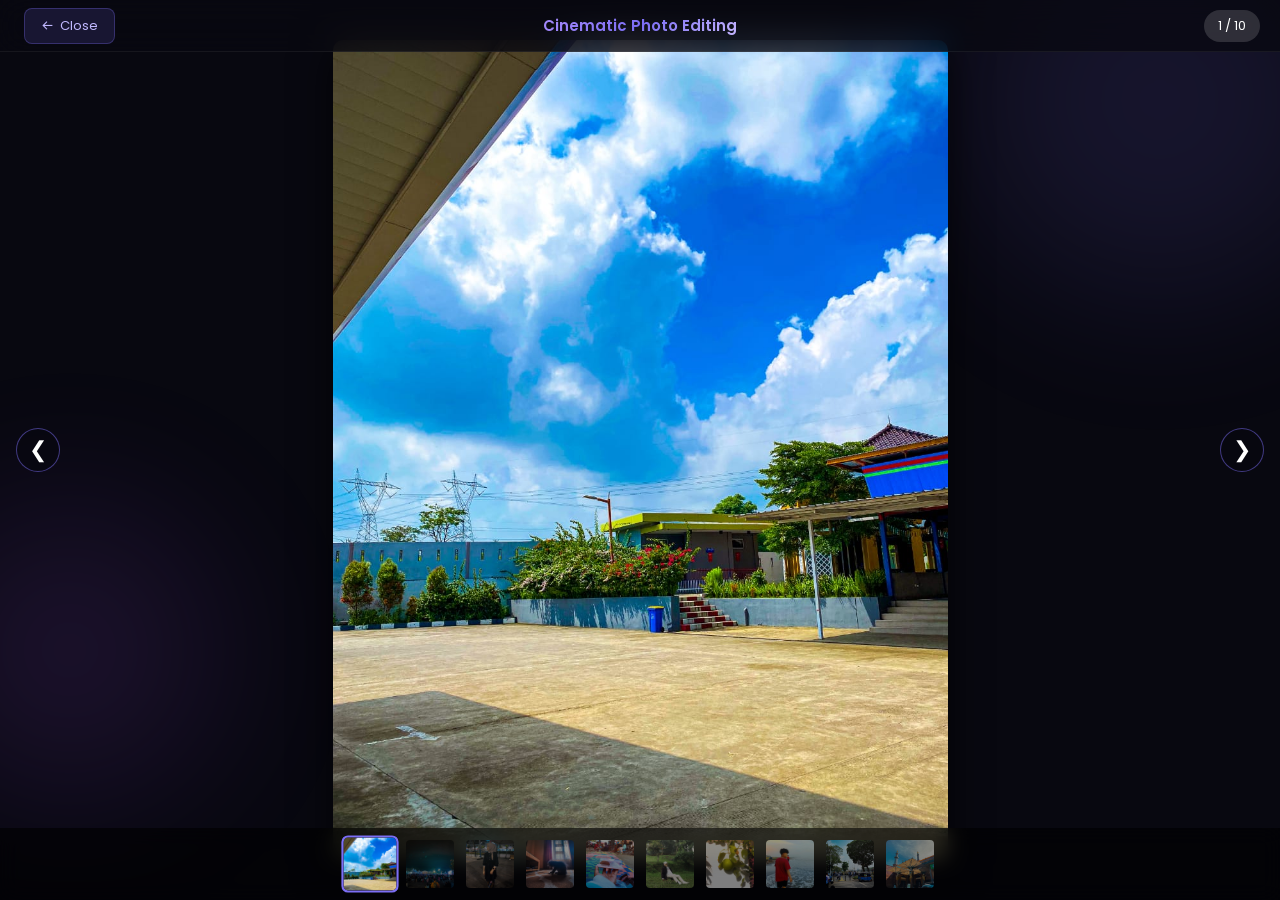
<file: preview-editing-foto.html>
<!DOCTYPE html>
<html lang="id">
<head>
    <meta charset="UTF-8">
    <meta name="viewport" content="width=device-width, initial-scale=1.0">
    <title>Cinematic Photo Editing Preview</title>
    <link href="https://fonts.googleapis.com/css2?family=Poppins:wght@400;600&display=swap" rel="stylesheet">
    <link href="https://unpkg.com/boxicons@2.1.4/css/boxicons.min.css" rel="stylesheet">
    <style>
        * { box-sizing: border-box; margin: 0; padding: 0; }
        body {
            background: #080810;
            color: #fff;
            font-family: 'Poppins', sans-serif;
            display: flex;
            flex-direction: column;
            align-items: center;
            justify-content: center;
            min-height: 100vh;
            overflow: hidden;
        }
        .top-bar {
            position: fixed;
            top: 0;
            left: 0;
            right: 0;
            display: flex;
            align-items: center;
            justify-content: center;
            padding: 14px 24px;
            background: rgba(8, 8, 16, 0.75);
            backdrop-filter: blur(16px);
            border-bottom: 1px solid rgba(255,255,255,0.06);
            z-index: 100;
        }
        .top-bar .title {
            font-size: 15px; font-weight: 600;
            background: linear-gradient(135deg, #a78bfa, #7c6ef5, #c4b5fd);
            -webkit-background-clip: text; background-clip: text; -webkit-text-fill-color: transparent;
        }
        .close-btn {
            position: absolute; left: 24px; color: #c0b8ff; text-decoration: none;
            background: rgba(124,110,245,0.15); padding: 7px 16px; border-radius: 8px;
            font-size: 13px; border: 1px solid rgba(124,110,245,0.3);
            transition: all 0.3s; display: flex; align-items: center; gap: 6px;
        }
        .close-btn:hover { background: rgba(124,110,245,0.35); border-color: rgba(124,110,245,0.7); }
        .indicator-top {
            position: absolute;
            right: 20px;
            font-size: 13px;
            background: rgba(255,255,255,0.15);
            padding: 6px 14px;
            border-radius: 20px;
        }

        .slider-wrapper {
            position: relative;
            display: flex;
            align-items: center;
            justify-content: center;
            width: 100%;
            height: 100vh;
            padding: 60px 80px;
        }
        .slide {
            display: none;
            max-width: 100%;
            max-height: calc(100vh - 80px);
            border-radius: 10px;
            box-shadow: 0 8px 40px rgba(0,0,0,0.7);
            animation: fadeIn 0.4s ease;
            object-fit: contain;
        }
        .slide.active { display: block; }
        @keyframes fadeIn {
            from { opacity: 0; transform: scale(0.97); }
            to { opacity: 1; transform: scale(1); }
        }

        .nav-btn {
            position: absolute;
            top: 50%;
            transform: translateY(-50%);
            background: rgba(8, 8, 16, 0.7);
            color: #fff;
            border: 1px solid rgba(124,110,245,0.5);
            width: 44px;
            height: 44px;
            border-radius: 50%;
            cursor: pointer;
            font-size: 22px;
            transition: all 0.3s;
            display: flex;
            align-items: center;
            justify-content: center;
            z-index: 10;
        }
        .nav-btn:hover { background: rgba(124,110,245,0.8); border-color: rgba(124,110,245,0.9); }
        .prev-btn { left: 16px; }
        .next-btn { right: 16px; }

        /* Thumbnail strip */
        .thumbs {
            position: fixed;
            bottom: 0;
            left: 0;
            right: 0;
            display: flex;
            gap: 8px;
            padding: 10px 20px;
            overflow-x: auto;
            background: rgba(0,0,0,0.6);
            backdrop-filter: blur(10px);
            justify-content: center;
            scrollbar-width: none;
        }
        .thumbs::-webkit-scrollbar { display: none; }
        .thumb {
            width: 52px;
            height: 52px;
            object-fit: cover;
            border-radius: 6px;
            opacity: 0.5;
            cursor: pointer;
            flex-shrink: 0;
            transition: opacity 0.3s, transform 0.3s;
            border: 2px solid transparent;
        }
        .thumb.active {
            opacity: 1;
            border-color: #7c6ef5;
            transform: scale(1.1);
        }
        .thumb:hover { opacity: 0.85; }

        /* Ambient BG */
        .bg-orb { position: fixed; border-radius: 50%; filter: blur(80px); opacity: 0.12; pointer-events: none; z-index: -1; }
        .orb1 { width: 400px; height: 400px; background: #7c6ef5; top: -100px; right: -80px; }
        .orb2 { width: 300px; height: 300px; background: #a855f7; bottom: 100px; left: -80px; }
    </style>
</head>
<body>
    <div class="bg-orb orb1"></div><div class="bg-orb orb2"></div>
    <div class="top-bar">
        <a href="javascript:void(0);" onclick="window.close();" class="close-btn"><i class="bx bx-arrow-back"></i> Close</a>
        <span class="title">Cinematic Photo Editing</span>
        <span class="indicator-top" id="indicator">1 / 10</span>
    </div>

    <div class="slider-wrapper">
        <button class="nav-btn prev-btn" onclick="changeSlide(-1)">&#10094;</button>

        <img src="asets/Editing Foto/WhatsApp Image 2026-08-04 at 21.53.13.jpeg" class="slide active" alt="Edit 1">
        <img src="asets/Editing Foto/WhatsApp Image 2026-08-04 at 21.53.18 (1).jpeg" class="slide" alt="Edit 2">
        <img src="asets/Editing Foto/WhatsApp Image 2026-08-04 at 21.53.18.jpeg" class="slide" alt="Edit 3">
        <img src="asets/Editing Foto/WhatsApp Image 2026-08-04 at 21.53.19.jpeg" class="slide" alt="Edit 4">
        <img src="asets/Editing Foto/WhatsApp Image 2026-08-04 at 21.53.20 (1).jpeg" class="slide" alt="Edit 5">
        <img src="asets/Editing Foto/WhatsApp Image 2026-08-04 at 21.53.20.jpeg" class="slide" alt="Edit 6">
        <img src="asets/Editing Foto/WhatsApp Image 2026-08-04 at 21.53.21.jpeg" class="slide" alt="Edit 8">
        <img src="asets/Editing Foto/WhatsApp Image 2026-08-04 at 21.53.23.jpeg" class="slide" alt="Edit 9">
        <img src="asets/Editing Foto/WhatsApp Image 2026-08-04 at 21.53.24.jpeg" class="slide" alt="Edit 10">
        <img src="asets/Editing Foto/WhatsApp Image 2026-08-04 at 21.53.25.jpeg" class="slide" alt="Edit 12">

        <button class="nav-btn next-btn" onclick="changeSlide(1)">&#10095;</button>
    </div>

    <!-- Thumbnail strip -->
    <div class="thumbs" id="thumbStrip"></div>

    <script>
        let currentSlide = 0;
        const slides = document.querySelectorAll('.slide');
        const indicator = document.getElementById('indicator');
        const thumbStrip = document.getElementById('thumbStrip');
        const total = slides.length;

        // Build thumbnails
        slides.forEach((slide, i) => {
            const thumb = document.createElement('img');
            thumb.src = slide.src;
            thumb.className = 'thumb' + (i === 0 ? ' active' : '');
            thumb.addEventListener('click', () => goTo(i));
            thumbStrip.appendChild(thumb);
        });

        function getThumbs() { return document.querySelectorAll('.thumb'); }

        function goTo(index) {
            slides[currentSlide].classList.remove('active');
            getThumbs()[currentSlide].classList.remove('active');
            currentSlide = (index + total) % total;
            slides[currentSlide].classList.add('active');
            getThumbs()[currentSlide].classList.add('active');
            getThumbs()[currentSlide].scrollIntoView({ behavior: 'smooth', inline: 'center' });
            indicator.innerText = (currentSlide + 1) + ' / ' + total;
        }

        function changeSlide(dir) { goTo(currentSlide + dir); }

        // Keyboard navigation
        document.addEventListener('keydown', (e) => {
            if (e.key === 'ArrowRight' || e.key === 'ArrowDown') changeSlide(1);
            if (e.key === 'ArrowLeft' || e.key === 'ArrowUp') changeSlide(-1);
        });
    </script>
</body>
</html>
</file>
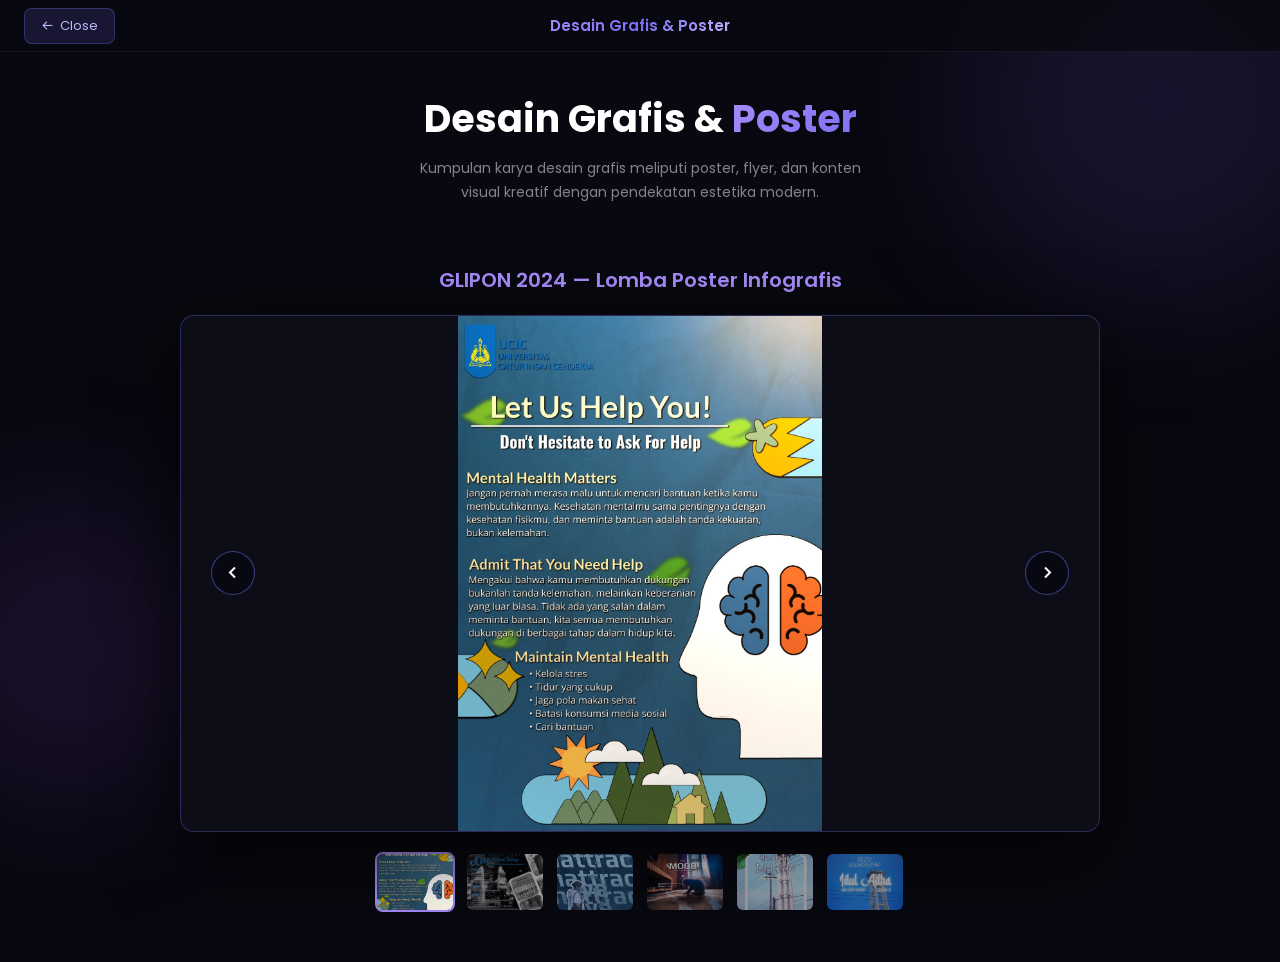
<file: preview-graphic-design.html>
<!DOCTYPE html>
<html lang="id">
<head>
    <meta charset="UTF-8">
    <meta name="viewport" content="width=device-width, initial-scale=1.0">
    <title>GLIPON 2024 — Lomba Poster Infografis</title>
    <link href="https://fonts.googleapis.com/css2?family=Poppins:wght@300;400;600;700&display=swap" rel="stylesheet">
    <link href="https://unpkg.com/boxicons@2.1.4/css/boxicons.min.css" rel="stylesheet">
    <style>
        * { box-sizing: border-box; margin: 0; padding: 0; }
        body {
            background: #080810;
            color: #fff;
            font-family: 'Poppins', sans-serif;
            min-height: 100vh;
            overflow-x: hidden;
        }
        /* Top bar style similar to motion graphics */
        .top-bar {
            position: fixed; top: 0; left: 0; right: 0;
            display: flex; align-items: center; justify-content: center;
            padding: 14px 24px;
            background: rgba(8, 8, 16, 0.75); backdrop-filter: blur(16px);
            border-bottom: 1px solid rgba(255,255,255,0.06); z-index: 100;
        }
        .close-btn {
            position: absolute; left: 24px; color: #c0b8ff; text-decoration: none;
            background: rgba(124,110,245,0.15); padding: 7px 16px; border-radius: 8px;
            font-size: 13px; border: 1px solid rgba(124,110,245,0.3);
            transition: all 0.3s; display: flex; align-items: center; gap: 6px;
        }
        .close-btn:hover { background: rgba(124,110,245,0.35); border-color: rgba(124,110,245,0.7); }
        .top-bar .title {
            font-size: 15px; font-weight: 600;
            background: linear-gradient(135deg, #a78bfa, #7c6ef5, #c4b5fd);
            -webkit-background-clip: text; background-clip: text; -webkit-text-fill-color: transparent;
        }

        .hero { padding: 90px 0 30px; display: flex; flex-direction: column; align-items: center; }
        .hero-title { font-size: clamp(24px, 4vw, 38px); font-weight: 700; text-align: center; margin-bottom: 10px; }
        .hero-title span { background: linear-gradient(135deg, #a78bfa, #7c6ef5); -webkit-background-clip: text; background-clip: text; -webkit-text-fill-color: transparent; }
        .hero-desc { font-size: 14px; color: rgba(255,255,255,0.5); text-align: center; max-width: 520px; line-height: 1.7; padding: 0 20px; margin-bottom: 30px; }

        /* Slider */
        .slider-container {
            position: relative; width: 100%; max-width: 960px; margin: 0 auto 50px;
            padding: 0 20px;
        }
        .slider {
            position: relative; width: 100%; border-radius: 14px; overflow: hidden;
            border: 1px solid rgba(124,110,245,0.3); background: #0d0d18;
            box-shadow: 0 24px 80px rgba(0,0,0,0.7); aspect-ratio: 16/9;
            display: flex; align-items: center; justify-content: center;
        }
        .slide {
            position: absolute; top: 0; left: 0; width: 100%; height: 100%;
            opacity: 0; transition: opacity 0.5s ease-in-out;
            display: flex; align-items: center; justify-content: center;
        }
        .slide.active { opacity: 1; z-index: 1; }
        .slide img {
            max-width: 100%; max-height: 100%; object-fit: contain;
        }
        .prev, .next {
            position: absolute; top: 50%; transform: translateY(-50%);
            background: rgba(8, 8, 16, 0.7); color: #fff; border: 1px solid rgba(124,110,245,0.5);
            width: 44px; height: 44px; border-radius: 50%; display: flex; align-items: center; justify-content: center;
            cursor: pointer; font-size: 24px; z-index: 10; transition: all 0.3s;
        }
        .prev:hover, .next:hover { background: rgba(124,110,245,0.8); }
        .prev { left: 30px; }
        .next { right: 30px; }

        .thumbnails {
            display: flex; gap: 10px; justify-content: center; flex-wrap: wrap; margin-top: 20px;
            padding: 0 20px;
        }
        .thumb {
            width: 80px; height: 60px; border-radius: 8px; cursor: pointer;
            border: 2px solid transparent; overflow: hidden; opacity: 0.6; transition: all 0.3s;
        }
        .thumb.active, .thumb:hover { opacity: 1; border-color: #a78bfa; }
        .thumb img { width: 100%; height: 100%; object-fit: cover; }

        /* Ambient BG */
        .bg-orb { position: fixed; border-radius: 50%; filter: blur(80px); opacity: 0.12; pointer-events: none; z-index: -1; }
        .orb1 { width: 400px; height: 400px; background: #7c6ef5; top: -100px; right: -80px; }
        .orb2 { width: 300px; height: 300px; background: #a855f7; bottom: 100px; left: -80px; }
    </style>
</head>
<body>
    <div class="bg-orb orb1"></div><div class="bg-orb orb2"></div>

    <div class="top-bar">
        <a href="javascript:void(0);" onclick="window.close();" class="close-btn"><i class="bx bx-arrow-back"></i> Close</a>
        <span class="title">Desain Grafis & Poster</span>
    </div>

    <div class="hero">
        <h1 class="hero-title">Desain Grafis & <span>Poster</span></h1>
        <p class="hero-desc">Kumpulan karya desain grafis meliputi poster, flyer, dan konten visual kreatif dengan pendekatan estetika modern.</p>
    </div>

    <h2 id="slide-title" style="text-align:center; font-size: 20px; font-weight:600; margin-bottom: 20px; color: #a78bfa;">GLIPON 2024 — Lomba Poster Infografis</h2>
    <div class="slider-container">
        <div class="slider" id="slider">
            <div class="slide active"><img src="asets/Poster-dan-desain-grafis/lomba-poster.jpeg" alt="Lomba Poster"></div>
            <div class="slide"><img src="asets/Poster-dan-desain-grafis/WhatsApp Image 2026-08-05 at 08.31.14.jpeg" alt="Desain 1"></div>
            <div class="slide"><img src="asets/Poster-dan-desain-grafis/WhatsApp Image 2026-08-05 at 08.31.16.jpeg" alt="Desain 2"></div>
            <div class="slide"><img src="asets/Poster-dan-desain-grafis/WhatsApp Image 2026-08-05 at 08.31.16 (1).jpeg" alt="Desain 3"></div>
            <div class="slide"><img src="asets/Poster-dan-desain-grafis/WhatsApp Image 2026-08-05 at 08.31.16 (2).jpeg" alt="Desain 4"></div>
            <div class="slide"><img src="asets/Poster-dan-desain-grafis/WhatsApp Image 2026-08-05 at 08.31.17.jpeg" alt="Desain 5"></div>
            <div class="prev" onclick="changeSlide(-1)"><i class="bx bx-chevron-left"></i></div>
            <div class="next" onclick="changeSlide(1)"><i class="bx bx-chevron-right"></i></div>
        </div>
        <div class="thumbnails" id="thumbnails">
            <div class="thumb active" onclick="goToSlide(0)"><img src="asets/Poster-dan-desain-grafis/lomba-poster.jpeg" alt="Thumb 0"></div>
            <div class="thumb" onclick="goToSlide(1)"><img src="asets/Poster-dan-desain-grafis/WhatsApp Image 2026-08-05 at 08.31.14.jpeg" alt="Thumb 1"></div>
            <div class="thumb" onclick="goToSlide(2)"><img src="asets/Poster-dan-desain-grafis/WhatsApp Image 2026-08-05 at 08.31.16.jpeg" alt="Thumb 2"></div>
            <div class="thumb" onclick="goToSlide(3)"><img src="asets/Poster-dan-desain-grafis/WhatsApp Image 2026-08-05 at 08.31.16 (1).jpeg" alt="Thumb 3"></div>
            <div class="thumb" onclick="goToSlide(4)"><img src="asets/Poster-dan-desain-grafis/WhatsApp Image 2026-08-05 at 08.31.16 (2).jpeg" alt="Thumb 4"></div>
            <div class="thumb" onclick="goToSlide(5)"><img src="asets/Poster-dan-desain-grafis/WhatsApp Image 2026-08-05 at 08.31.17.jpeg" alt="Thumb 5"></div>
        </div>
    </div>

    <script>
        let currentSlide = 0;
        const slides = document.querySelectorAll('.slide');
        const thumbs = document.querySelectorAll('.thumb');
        const slideTitle = document.getElementById('slide-title');
        
        const titles = [
            "GLIPON 2024 — Lomba Poster Infografis",
            "Poster",
            "Desain Grafis",
            "Desain Grafis",
            "Desain Grafis",
            "Desain Grafis"
        ];
        
        function updateSlider() {
            slides.forEach((slide, index) => {
                if (index === currentSlide) slide.classList.add('active');
                else slide.classList.remove('active');
            });
            thumbs.forEach((thumb, index) => {
                if (index === currentSlide) thumb.classList.add('active');
                else thumb.classList.remove('active');
            });
            slideTitle.innerText = titles[currentSlide];
        }
        
        function changeSlide(direction) {
            currentSlide += direction;
            if (currentSlide >= slides.length) currentSlide = 0;
            if (currentSlide < 0) currentSlide = slides.length - 1;
            updateSlider();
        }

        function goToSlide(index) {
            currentSlide = index;
            updateSlider();
        }
    </script>
</body>
</html>
</file>
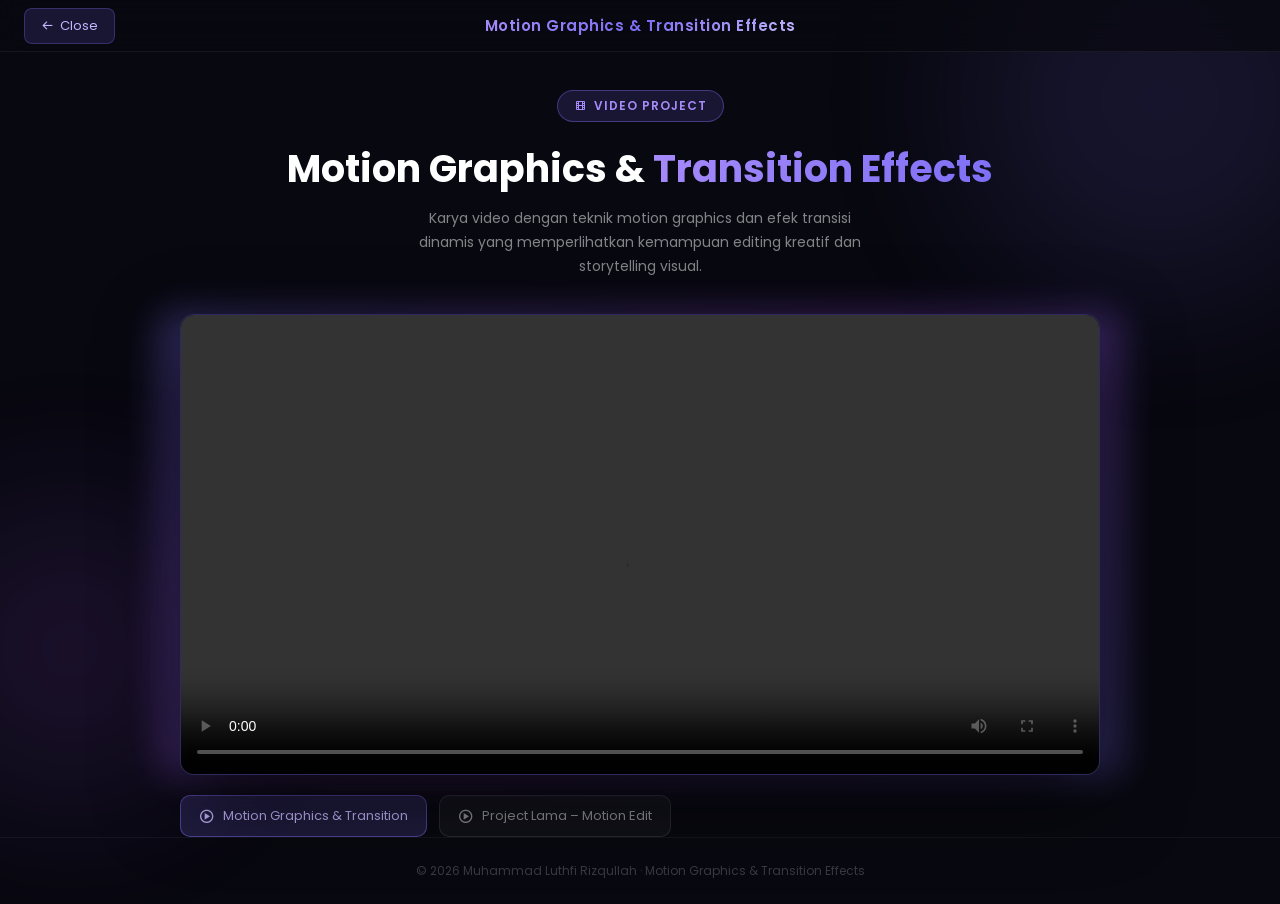
<file: preview-motion-graphics.html>
<!DOCTYPE html>
<html lang="id">
<head>
    <meta charset="UTF-8">
    <meta name="viewport" content="width=device-width, initial-scale=1.0">
    <title>Motion Graphics & Transition Effects – Preview</title>
    <link href="https://fonts.googleapis.com/css2?family=Poppins:wght@300;400;600;700&display=swap" rel="stylesheet">
    <link href="https://unpkg.com/boxicons@2.1.4/css/boxicons.min.css" rel="stylesheet">
    <style>
        * { box-sizing: border-box; margin: 0; padding: 0; }

        body {
            background: #080810;
            color: #fff;
            font-family: 'Poppins', sans-serif;
            min-height: 100vh;
            overflow-x: hidden;
        }

        /* ── TOP BAR ── */
        .top-bar {
            position: fixed;
            top: 0; left: 0; right: 0;
            display: flex;
            align-items: center;
            justify-content: center;
            padding: 14px 24px;
            background: rgba(8, 8, 16, 0.75);
            backdrop-filter: blur(16px);
            border-bottom: 1px solid rgba(255,255,255,0.06);
            z-index: 100;
        }

        .close-btn {
            position: absolute;
            left: 24px;
            color: #c0b8ff;
            text-decoration: none;
            background: rgba(124,110,245,0.15);
            padding: 7px 16px;
            border-radius: 8px;
            font-size: 13px;
            border: 1px solid rgba(124,110,245,0.3);
            transition: all 0.3s;
            display: flex;
            align-items: center;
            gap: 6px;
        }
        .close-btn:hover {
            background: rgba(124,110,245,0.35);
            border-color: rgba(124,110,245,0.7);
        }

        .top-bar .title {
            font-size: 15px;
            font-weight: 600;
            letter-spacing: 0.5px;
            background: linear-gradient(135deg, #a78bfa, #7c6ef5, #c4b5fd);
            -webkit-background-clip: text;
            -webkit-text-fill-color: transparent;
            background-clip: text;
        }

        /* ── HERO ── */
        .hero {
            padding: 90px 0 0;
            display: flex;
            flex-direction: column;
            align-items: center;
        }

        .badge {
            display: inline-flex;
            align-items: center;
            gap: 7px;
            background: rgba(124,110,245,0.15);
            border: 1px solid rgba(124,110,245,0.4);
            padding: 6px 16px;
            border-radius: 20px;
            font-size: 12px;
            color: #a78bfa;
            letter-spacing: 1px;
            text-transform: uppercase;
            font-weight: 600;
            margin-bottom: 18px;
        }

        .hero-title {
            font-size: clamp(24px, 4vw, 38px);
            font-weight: 700;
            text-align: center;
            margin-bottom: 10px;
            padding: 0 20px;
        }
        .hero-title span {
            background: linear-gradient(135deg, #a78bfa, #7c6ef5);
            -webkit-background-clip: text;
            -webkit-text-fill-color: transparent;
            background-clip: text;
        }

        .hero-desc {
            font-size: 14px;
            color: rgba(255,255,255,0.5);
            text-align: center;
            max-width: 520px;
            line-height: 1.7;
            padding: 0 20px;
            margin-bottom: 36px;
        }

        /* ── VIDEO PLAYER ── */
        .video-wrap {
            position: relative;
            width: 100%;
            max-width: 960px;
            padding: 0 20px;
            margin: 0 auto;
        }

        .video-glow {
            position: absolute;
            inset: -2px;
            background: linear-gradient(135deg, #7c6ef5, #a855f7, #7c6ef5);
            border-radius: 18px;
            filter: blur(18px);
            opacity: 0.35;
            z-index: 0;
            pointer-events: none;
        }

        .video-frame {
            position: relative;
            z-index: 1;
            width: 100%;
            border-radius: 14px;
            overflow: hidden;
            border: 1px solid rgba(124,110,245,0.3);
            background: #0d0d18;
            box-shadow: 0 24px 80px rgba(0,0,0,0.7);
        }

        .video-frame video {
            width: 100%;
            display: block;
            max-height: 70vh;
            object-fit: contain;
            background: #000;
        }

        /* ── PLAYLIST TABS ── */
        .playlist {
            max-width: 960px;
            margin: 20px auto 0;
            padding: 0 20px;
            display: flex;
            gap: 12px;
            flex-wrap: wrap;
        }
        .playlist-btn {
            display: flex;
            align-items: center;
            gap: 8px;
            background: rgba(255,255,255,0.04);
            border: 1px solid rgba(255,255,255,0.1);
            border-radius: 10px;
            padding: 10px 18px;
            color: rgba(255,255,255,0.55);
            font-family: 'Poppins', sans-serif;
            font-size: 13px;
            cursor: pointer;
            transition: all 0.3s;
        }
        .playlist-btn:hover,
        .playlist-btn.active {
            background: rgba(124,110,245,0.2);
            border-color: rgba(124,110,245,0.5);
            color: #c4b5fd;
        }
        .playlist-btn i { font-size: 16px; }

        /* ── INFO SECTION ── */
        .info-section {
            max-width: 960px;
            margin: 48px auto 80px;
            padding: 0 20px;
            display: grid;
            grid-template-columns: 1fr 1fr;
            gap: 20px;
        }

        @media (max-width: 640px) {
            .info-section { grid-template-columns: 1fr; }
        }

        .info-card {
            background: rgba(255,255,255,0.03);
            border: 1px solid rgba(255,255,255,0.07);
            border-radius: 14px;
            padding: 24px;
            transition: border-color 0.3s, background 0.3s;
        }
        .info-card:hover {
            border-color: rgba(124,110,245,0.35);
            background: rgba(124,110,245,0.05);
        }

        .info-card .icon {
            font-size: 28px;
            margin-bottom: 12px;
            display: block;
        }

        .info-card h4 {
            font-size: 14px;
            font-weight: 600;
            color: #a78bfa;
            margin-bottom: 8px;
            text-transform: uppercase;
            letter-spacing: 0.5px;
        }

        .info-card p {
            font-size: 13px;
            color: rgba(255,255,255,0.55);
            line-height: 1.7;
        }

        /* ── TAGS ── */
        .tags-row {
            display: flex;
            flex-wrap: wrap;
            gap: 8px;
            margin-top: 12px;
        }
        .tag {
            background: rgba(124,110,245,0.12);
            border: 1px solid rgba(124,110,245,0.3);
            color: #c4b5fd;
            padding: 4px 12px;
            border-radius: 20px;
            font-size: 11px;
            font-weight: 600;
            letter-spacing: 0.3px;
        }

        /* ── FOOTER ── */
        footer {
            text-align: center;
            padding: 24px;
            font-size: 12px;
            color: rgba(255,255,255,0.2);
            border-top: 1px solid rgba(255,255,255,0.05);
        }

        /* ── AMBIENT BG ── */
        .bg-orb {
            position: fixed;
            border-radius: 50%;
            filter: blur(80px);
            opacity: 0.12;
            pointer-events: none;
            z-index: -1;
        }
        .orb1 {
            width: 400px; height: 400px;
            background: #7c6ef5;
            top: -100px; right: -80px;
        }
        .orb2 {
            width: 300px; height: 300px;
            background: #a855f7;
            bottom: 100px; left: -80px;
        }
    </style>
</head>
<body>

    <div class="bg-orb orb1"></div>
    <div class="bg-orb orb2"></div>

    <!-- TOP BAR -->
    <div class="top-bar">
        <a href="#" onclick="window.close();" class="close-btn">
            <i class="bx bx-arrow-back"></i> Close
        </a>
        <span class="title">Motion Graphics &amp; Transition Effects</span>
    </div>

    <!-- HERO -->
    <div class="hero">
        <div class="badge">
            <i class="bx bx-film"></i>
            Video Project
        </div>
        <h1 class="hero-title">Motion Graphics &amp; <span>Transition Effects</span></h1>
        <p class="hero-desc">
            Karya video dengan teknik motion graphics dan efek transisi dinamis yang memperlihatkan
            kemampuan editing kreatif dan storytelling visual.
        </p>
    </div>

    <!-- VIDEO PLAYER -->
    <div class="video-wrap">
        <div class="video-glow"></div>
        <div class="video-frame">
            <video id="mainVideo" controls preload="metadata">
                <source id="videoSource" src="asets/Motion-Graph/Motion-Graphics.mp4" type="video/mp4">
                Browser Anda tidak mendukung pemutaran video.
            </video>
        </div>
    </div>

    <!-- PLAYLIST -->
    <div class="playlist">
        <button class="playlist-btn active" id="btn1" onclick="switchVideo('asets/Motion-Graph/Motion-Graphics.mp4', 'Motion Graphics & Transition Effects', this)">
            <i class="bx bx-play-circle"></i>
            Motion Graphics & Transition
        </button>
        <button class="playlist-btn" id="btn2" onclick="switchVideo('asets/Motion-Graph/Project-Lama.mp4', 'Project Lama – Motion Edit', this)">
            <i class="bx bx-play-circle"></i>
            Project Lama – Motion Edit
        </button>
    </div>

    <script>
        function switchVideo(src, title, btn) {
            const video = document.getElementById('mainVideo');
            const source = document.getElementById('videoSource');
            source.src = src;
            video.load();
            video.play();
            document.querySelectorAll('.playlist-btn').forEach(b => b.classList.remove('active'));
            btn.classList.add('active');
        }
    </script>



    <footer>
        &copy; 2026 Muhammad Luthfi Rizqullah &middot; Motion Graphics &amp; Transition Effects
    </footer>

</body>
</html>
</file>
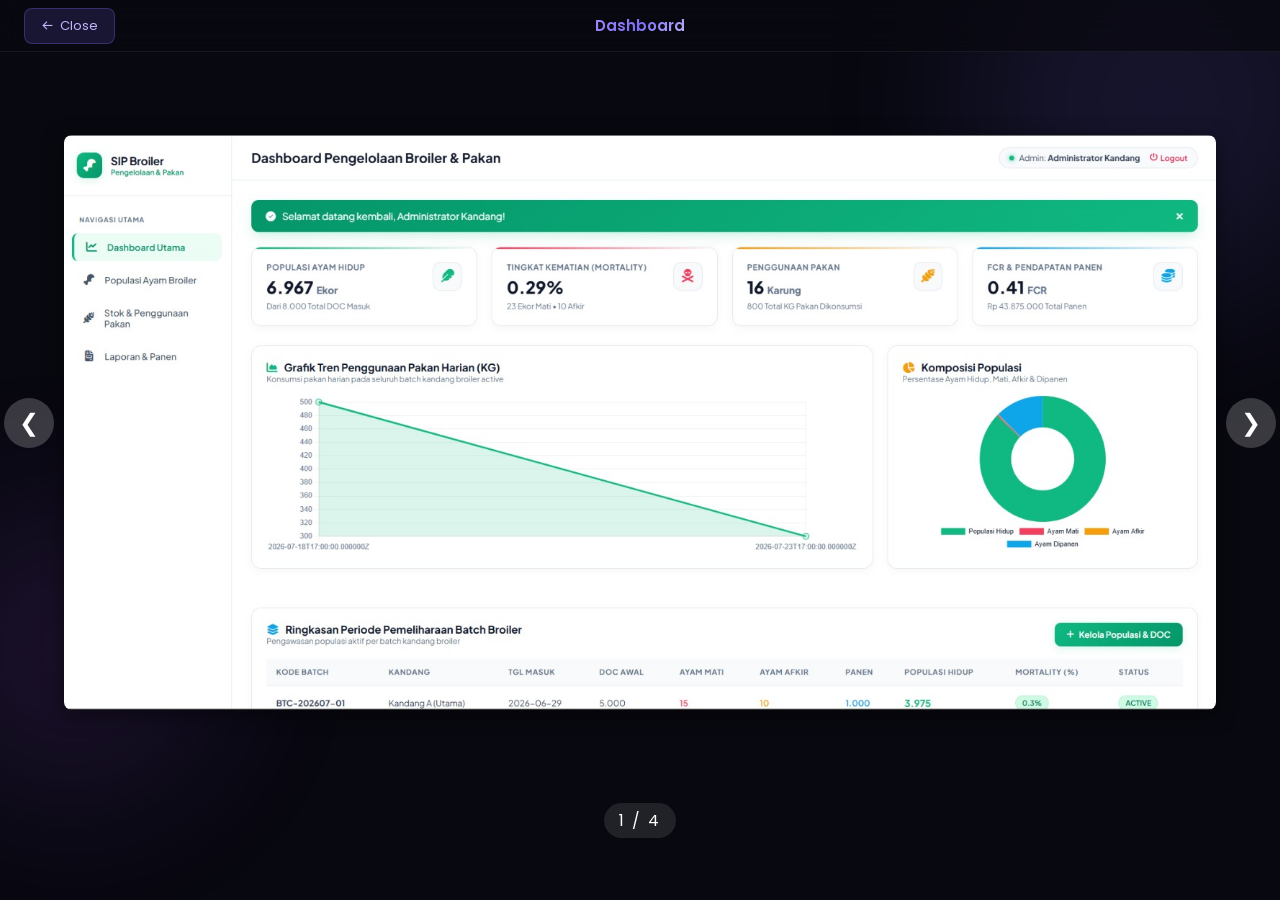
<file: preview-sip-broiler.html>
<!DOCTYPE html>
<html lang="id">
<head>
    <meta charset="UTF-8">
    <meta name="viewport" content="width=device-width, initial-scale=1.0">
    <title>Preview - Sistem Informasi Pengelolaan Ayam Broiler</title>
    <link href="https://fonts.googleapis.com/css2?family=Poppins:wght@400;600&display=swap" rel="stylesheet">
    <link href="https://unpkg.com/boxicons@2.1.4/css/boxicons.min.css" rel="stylesheet">
    <style>
        body {
            margin: 0;
            padding: 0;
            background: #080810;
            color: #fff;
            font-family: 'Poppins', sans-serif;
            display: flex;
            flex-direction: column;
            align-items: center;
            justify-content: center;
            height: 100vh;
            overflow: hidden;
        }
        .slider-container {
            position: relative;
            width: 90%;
            max-width: 1200px;
            height: 80vh;
            display: flex;
            align-items: center;
            justify-content: center;
        }
        .slider-container img {
            max-width: 100%;
            max-height: 100%;
            display: none;
            border-radius: 8px;
            box-shadow: 0 4px 20px rgba(0,0,0,0.5);
            animation: fadeIn 0.5s;
        }
        .slider-container img.active {
            display: block;
        }
        @keyframes fadeIn {
            from { opacity: 0; }
            to { opacity: 1; }
        }
        .nav-btn {
            position: absolute;
            top: 50%;
            transform: translateY(-50%);
            background: rgba(255,255,255,0.2);
            color: white;
            border: none;
            width: 50px;
            height: 50px;
            cursor: pointer;
            font-size: 24px;
            border-radius: 50%;
            transition: background 0.3s;
            display: flex;
            align-items: center;
            justify-content: center;
        }
        .nav-btn:hover {
            background: rgba(255,255,255,0.5);
        }
        .prev-btn { left: -60px; }
        .next-btn { right: -60px; }
        
        @media (max-width: 768px) {
            .prev-btn { left: 10px; }
            .next-btn { right: 10px; }
        }
        
        .indicator {
            margin-top: 20px;
            font-size: 16px;
            letter-spacing: 2px;
            background: rgba(255,255,255,0.1);
            padding: 5px 15px;
            border-radius: 20px;
        }
        /* Top Bar */
        .top-bar {
            position: fixed; top: 0; left: 0; right: 0;
            display: flex; align-items: center; justify-content: center;
            padding: 14px 24px;
            background: rgba(8, 8, 16, 0.75); backdrop-filter: blur(16px);
            border-bottom: 1px solid rgba(255,255,255,0.06); z-index: 100;
        }
        .close-btn {
            position: absolute; left: 24px; color: #c0b8ff; text-decoration: none;
            background: rgba(124,110,245,0.15); padding: 7px 16px; border-radius: 8px;
            font-size: 13px; border: 1px solid rgba(124,110,245,0.3);
            transition: all 0.3s; display: flex; align-items: center; gap: 6px;
        }
        .close-btn:hover { background: rgba(124,110,245,0.35); border-color: rgba(124,110,245,0.7); }
        .top-bar .title {
            font-size: 15px; font-weight: 600;
            background: linear-gradient(135deg, #a78bfa, #7c6ef5, #c4b5fd);
            -webkit-background-clip: text; background-clip: text; -webkit-text-fill-color: transparent;
        }

        /* Ambient BG */
        .bg-orb { position: fixed; border-radius: 50%; filter: blur(80px); opacity: 0.12; pointer-events: none; z-index: -1; }
        .orb1 { width: 400px; height: 400px; background: #7c6ef5; top: -100px; right: -80px; }
        .orb2 { width: 300px; height: 300px; background: #a855f7; bottom: 100px; left: -80px; }
    </style>
</head>
<body>
    <div class="bg-orb orb1"></div><div class="bg-orb orb2"></div>

    <div class="top-bar">
        <a href="#" onclick="window.close();" class="close-btn"><i class="bx bx-arrow-back"></i> Close</a>
        <span class="title" id="image-title">Dashboard</span>
    </div>

    <div class="slider-container">
        <button class="nav-btn prev-btn" onclick="changeSlide(-1)">&#10094;</button>
        
        <img src="asets/Sip-Broiler/Dashboard-SIP-Boiler.jpeg" class="slide active" alt="Dashboard">
        <img src="asets/Sip-Broiler/Populasi-Ayam-Boiler.jpeg" class="slide" alt="Populasi Ayam">
        <img src="asets/Sip-Broiler/Stok-dan-pakan-penggunaan.jpeg" class="slide" alt="Stok dan Pakan">
        <img src="asets/Sip-Broiler/Laporan-dan-Panen.jpeg" class="slide" alt="Laporan dan Panen">

        <button class="nav-btn next-btn" onclick="changeSlide(1)">&#10095;</button>
    </div>

    <div class="indicator" id="indicator">1 / 4</div>

    <script>
        let currentSlide = 0;
        const slides = document.querySelectorAll('.slide');
        const indicator = document.getElementById('indicator');
        const title = document.getElementById('image-title');
        
        const titles = [
            "Dashboard",
            "Populasi Ayam",
            "Stok & Pakan",
            "Laporan & Panen"
        ];

        function changeSlide(direction) {
            slides[currentSlide].classList.remove('active');
            currentSlide += direction;
            
            if (currentSlide >= slides.length) {
                currentSlide = 0;
            } else if (currentSlide < 0) {
                currentSlide = slides.length - 1;
            }
            
            slides[currentSlide].classList.add('active');
            indicator.innerText = (currentSlide + 1) + " / " + slides.length;
            title.innerText = titles[currentSlide];
        }
    </script>
</body>
</html>
</file>
